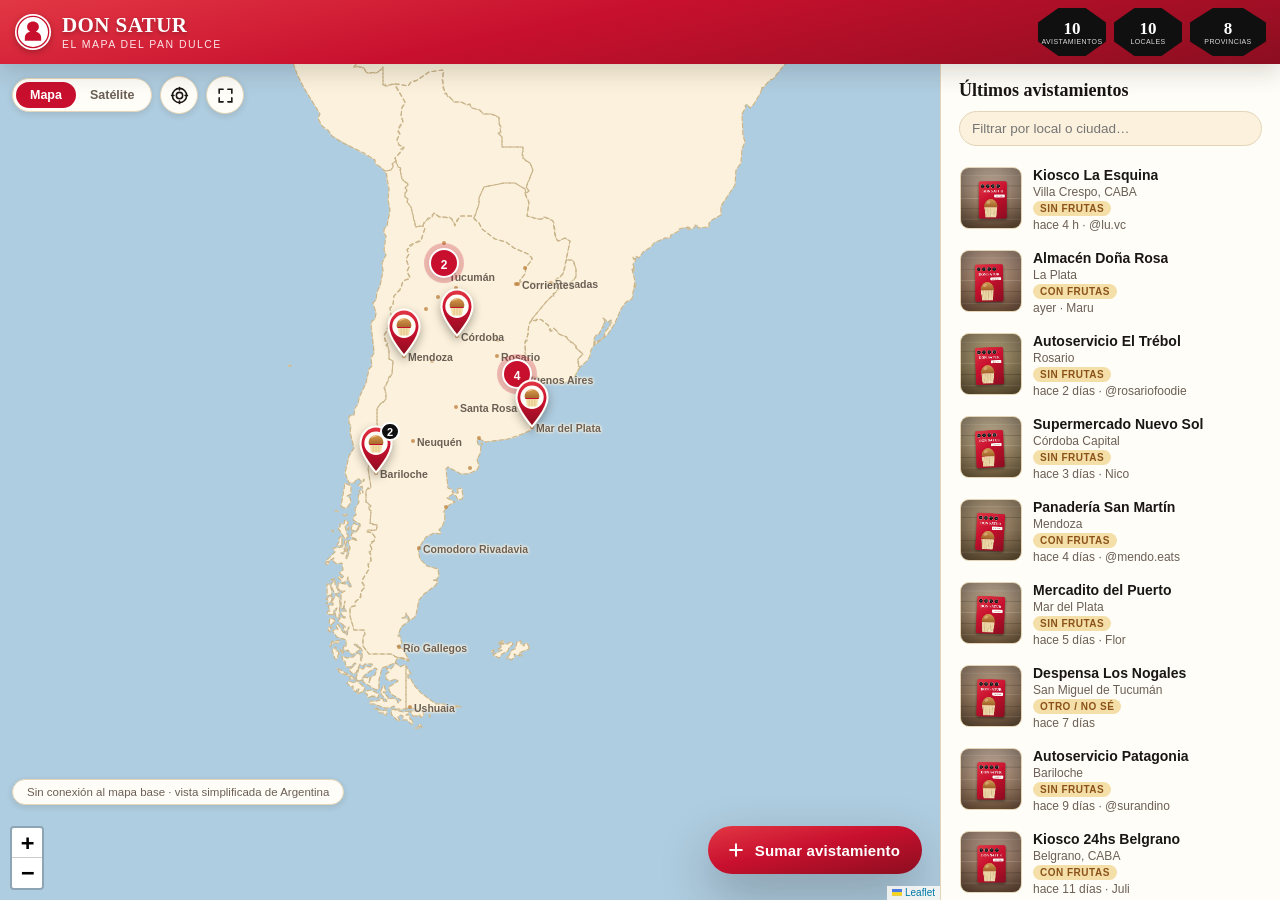
<file: pan-dulce/index.html>
<!doctype html>
<html lang="es-AR">
<head>
<meta charset="utf-8">
<meta name="viewport" content="width=device-width, initial-scale=1, viewport-fit=cover">
<title>Don Satur · El Mapa del Pan Dulce</title>
<meta name="description" content="¿Dónde encontraste el Pan Dulce Don Satur? Sacá la foto, marcá el local y sumalo al mapa colaborativo de Argentina.">
<meta name="theme-color" content="#C8102E">

<link rel="stylesheet" href="vendor/leaflet/leaflet.css">
<link rel="stylesheet" href="vendor/markercluster/MarkerCluster.css">
<link rel="stylesheet" href="vendor/markercluster/MarkerCluster.Default.css">
<link rel="stylesheet" href="css/tokens.css">
<link rel="stylesheet" href="css/style.css">
</head>
<body>

<!-- ══════════════════════════ HEADER ══════════════════════════ -->
<header class="hd ds-gradient-red">
  <div class="hd__brand">
    <svg class="hd__seal" viewBox="0 0 40 40" aria-hidden="true">
      <circle cx="20" cy="20" r="19" fill="#fff"/>
      <circle cx="20" cy="20" r="16.5" fill="none" stroke="var(--ds-red)" stroke-width="1.4"/>
      <path d="M20 9c3.6 0 6.2 2.4 6.2 5.6 0 2.3-1.3 4-3.2 4.9 3.4 1 5.6 3.4 5.6 6.4v3.3H11.4V26c0-3 2.2-5.4 5.6-6.4-1.9-.9-3.2-2.6-3.2-4.9C13.8 11.4 16.4 9 20 9Z" fill="var(--ds-red)"/>
    </svg>
    <div class="hd__words">
      <span class="hd__name">DON SATUR</span>
      <span class="hd__sub">El mapa del pan dulce</span>
    </div>
  </div>

  <!-- Guiño al packaging: sellos octagonales con las métricas vivas -->
  <div class="hd__seals" id="statSeals">
    <div class="seal"><b data-stat="sightings">0</b><span>Avistamientos</span></div>
    <div class="seal"><b data-stat="places">0</b><span>Locales</span></div>
    <div class="seal seal--wide"><b data-stat="provinces">0</b><span>Provincias</span></div>
  </div>

  <button class="hd__menu" id="btnToggleFeed" aria-label="Ver listado">
    <span></span><span></span><span></span>
  </button>
</header>

<!-- ══════════════════════════ CUERPO ══════════════════════════ -->
<main class="layout">

  <!-- ── Mapa ── -->
  <section class="mapwrap">
    <div id="map" role="application" aria-label="Mapa de avistamientos de pan dulce en Argentina"></div>

    <div class="map__tools">
      <div class="segmented" id="layerSwitch"></div>
      <button class="iconbtn" id="btnLocateMe" title="Centrar en mi ubicación">
        <svg viewBox="0 0 24 24"><path d="M12 8a4 4 0 1 0 0 8 4 4 0 0 0 0-8Zm0-6v3m0 14v3M2 12h3m14 0h3" fill="none" stroke="currentColor" stroke-width="2" stroke-linecap="round"/><circle cx="12" cy="12" r="9" fill="none" stroke="currentColor" stroke-width="2"/></svg>
      </button>
      <button class="iconbtn" id="btnFitAll" title="Ver todo el país">
        <svg viewBox="0 0 24 24" fill="none" stroke="currentColor" stroke-width="2" stroke-linecap="round"><path d="M4 9V4h5M20 9V4h-5M4 15v5h5M20 15v5h-5"/></svg>
      </button>
    </div>

    <div class="map__hint" id="pickHint" hidden>
      <b>Tocá el mapa</b> para marcar dónde lo encontraste
      <button class="linkbtn" id="btnCancelPick">cancelar</button>
    </div>

    <p class="offlinebadge">Sin conexión al mapa base · vista simplificada de Argentina</p>

    <button class="fab" id="btnAdd">
      <svg viewBox="0 0 24 24" fill="none" stroke="currentColor" stroke-width="2.4" stroke-linecap="round"><path d="M12 5v14M5 12h14"/></svg>
      <span>Sumar avistamiento</span>
    </button>
  </section>

  <!-- ── Feed lateral ── -->
  <aside class="feed" id="feed">
    <div class="feed__head">
      <h2>Últimos avistamientos</h2>
      <button class="linkbtn" id="btnCloseFeed">cerrar</button>
    </div>
    <div class="feed__search">
      <input type="search" id="feedFilter" placeholder="Filtrar por local o ciudad…" autocomplete="off">
    </div>
    <ul class="feed__list" id="feedList"></ul>
    <p class="feed__empty" id="feedEmpty">
      Todavía no hay avistamientos.<br>Sé la primera persona en pinear uno 🍞
    </p>
  </aside>
</main>

<!-- ═══════════════════ MODAL: nuevo avistamiento ═══════════════════ -->
<div class="sheet" id="addSheet" hidden>
  <div class="sheet__scrim" data-close></div>
  <div class="sheet__panel" role="dialog" aria-modal="true" aria-labelledby="addTitle">

    <div class="sheet__head">
      <h2 id="addTitle">Sumar avistamiento</h2>
      <button class="closebtn" data-close aria-label="Cerrar">&times;</button>
    </div>

    <ol class="steps" id="steps">
      <li class="is-active" data-step="1"><i>1</i> Foto</li>
      <li data-step="2"><i>2</i> Lugar</li>
      <li data-step="3"><i>3</i> Detalle</li>
    </ol>

    <div class="sheet__body">

      <!-- ── Paso 1 · Foto ── -->
      <section class="step" data-panel="1">
        <div class="cam" id="camStage" hidden>
          <video id="camVideo" playsinline muted autoplay></video>
          <div class="cam__bar">
            <button class="ghostbtn" id="btnCamCancel">Cancelar</button>
            <button class="shutter" id="btnShutter" aria-label="Sacar foto"></button>
            <button class="ghostbtn" id="btnCamFlip">Girar</button>
          </div>
        </div>

        <div class="pickers" id="photoPickers">
          <button class="picker" id="btnOpenCam">
            <svg viewBox="0 0 24 24" fill="none" stroke="currentColor" stroke-width="1.8"><path d="M3 8.5A2.5 2.5 0 0 1 5.5 6h1.7l1.2-2h6.2l1.2 2h1.7A2.5 2.5 0 0 1 20 8.5v8A2.5 2.5 0 0 1 17.5 19h-11A2.5 2.5 0 0 1 4 16.5Z" transform="translate(0 -1)"/><circle cx="12" cy="12.5" r="3.6"/></svg>
            <b>Sacar foto</b><span>Usá la cámara</span>
          </button>
          <button class="picker" id="btnOpenFiles">
            <svg viewBox="0 0 24 24" fill="none" stroke="currentColor" stroke-width="1.8"><path d="M4 16.5V6a2 2 0 0 1 2-2h12a2 2 0 0 1 2 2v12a2 2 0 0 1-2 2H6a2 2 0 0 1-2-2Z"/><path d="m5 17 4.6-4.6a1.5 1.5 0 0 1 2.1 0L16 16.7M14.5 15l1.6-1.6a1.5 1.5 0 0 1 2.1 0L20 15.2"/><circle cx="9" cy="9" r="1.4"/></svg>
            <b>Subir del celu</b><span>Elegí una imagen</span>
          </button>
        </div>
        <input type="file" id="fileInput" accept="image/*" multiple hidden>

        <div class="thumbs" id="thumbs"></div>
        <p class="hint" id="photoHint">Hasta 4 fotos. Se comprimen antes de guardarse.</p>
      </section>

      <!-- ── Paso 2 · Lugar ── -->
      <section class="step" data-panel="2" hidden>
        <div class="locrow">
          <button class="locbtn" id="btnGps">
            <svg viewBox="0 0 24 24" fill="none" stroke="currentColor" stroke-width="1.9"><circle cx="12" cy="12" r="8.2"/><circle cx="12" cy="12" r="2.6" fill="currentColor" stroke="none"/><path d="M12 1.6v2.6M12 19.8v2.6M1.6 12h2.6M19.8 12h2.6" stroke-linecap="round"/></svg>
            Usar mi ubicación
          </button>
          <button class="locbtn" id="btnPickOnMap">
            <svg viewBox="0 0 24 24" fill="none" stroke="currentColor" stroke-width="1.9"><path d="M12 21s7-6.1 7-11a7 7 0 1 0-14 0c0 4.9 7 11 7 11Z"/><circle cx="12" cy="10" r="2.6"/></svg>
            Marcar en el mapa
          </button>
        </div>

        <div class="field">
          <label for="searchInput">Buscar dirección o local</label>
          <input type="search" id="searchInput" placeholder="Ej.: Av. Rivadavia 5000, CABA" autocomplete="off">
          <ul class="results" id="searchResults" hidden></ul>
          <p class="hint" id="searchHint" hidden></p>
        </div>

        <div class="picked" id="picked" hidden>
          <svg viewBox="0 0 24 24" fill="none" stroke="currentColor" stroke-width="1.9"><path d="M12 21s7-6.1 7-11a7 7 0 1 0-14 0c0 4.9 7 11 7 11Z"/><circle cx="12" cy="10" r="2.6"/></svg>
          <div>
            <b id="pickedLabel">—</b>
            <span id="pickedCoords"></span>
          </div>
        </div>

        <details class="manual">
          <summary>Cargar coordenadas a mano</summary>
          <div class="manual__row">
            <input type="text" id="latInput" placeholder="Latitud (-34.60)" inputmode="decimal">
            <input type="text" id="lngInput" placeholder="Longitud (-58.38)" inputmode="decimal">
            <button class="ghostbtn" id="btnManualCoords">Usar</button>
          </div>
        </details>
      </section>

      <!-- ── Paso 3 · Detalle ── -->
      <section class="step" data-panel="3" hidden>
        <div class="field">
          <label for="placeInput">Nombre del local <em>*</em></label>
          <input type="text" id="placeInput" placeholder="Ej.: Kiosco La Esquina" maxlength="80">
        </div>
        <div class="field">
          <label for="cityInput">Ciudad / barrio</label>
          <input type="text" id="cityInput" placeholder="Ej.: Villa Crespo, CABA" maxlength="80">
        </div>
        <div class="field">
          <label>Variante</label>
          <div class="chips" id="variantChips"></div>
        </div>
        <div class="field">
          <label for="noteInput">Comentario</label>
          <textarea id="noteInput" rows="3" maxlength="240" placeholder="¿Cuánto salía? ¿Quedaban muchos?"></textarea>
        </div>
        <div class="field">
          <label for="authorInput">Tu nombre o @usuario</label>
          <input type="text" id="authorInput" placeholder="Opcional" maxlength="40">
        </div>
      </section>
    </div>

    <div class="sheet__foot">
      <button class="ghostbtn" id="btnBack" hidden>Atrás</button>
      <span class="grow"></span>
      <button class="cta" id="btnNext" disabled>Siguiente</button>
    </div>
  </div>
</div>

<!-- ═══════════════════ MODAL: galería del pin ═══════════════════ -->
<div class="sheet sheet--gallery" id="gallerySheet" hidden>
  <div class="sheet__scrim" data-close></div>
  <div class="sheet__panel" role="dialog" aria-modal="true" aria-labelledby="galTitle">
    <div class="sheet__head">
      <div>
        <h2 id="galTitle">—</h2>
        <p class="sheet__meta" id="galMeta"></p>
      </div>
      <button class="closebtn" data-close aria-label="Cerrar">&times;</button>
    </div>
    <div class="gal" id="gal"></div>
  </div>
</div>

<!-- ═══════════════════ Visor de foto ═══════════════════ -->
<div class="lightbox" id="lightbox" hidden>
  <button class="lightbox__close" data-close aria-label="Cerrar">&times;</button>
  <button class="lightbox__nav lightbox__nav--prev" id="lbPrev" aria-label="Anterior">&#8249;</button>
  <img id="lbImg" alt="">
  <button class="lightbox__nav lightbox__nav--next" id="lbNext" aria-label="Siguiente">&#8250;</button>
  <p class="lightbox__cap" id="lbCap"></p>
</div>

<div class="toaster" id="toaster"></div>

<script src="vendor/leaflet/leaflet.js"></script>
<script src="vendor/markercluster/leaflet.markercluster.js"></script>
<script src="js/config.js"></script>
<script src="js/utils.js"></script>
<script src="js/store.js"></script>
<script src="js/geo.js"></script>
<script src="js/camera.js"></script>
<script src="js/mapview.js"></script>
<script src="js/demo.js"></script>
<script src="js/app.js"></script>
</body>
</html>
</file>
<file: pan-dulce/vendor/leaflet/leaflet.css>
/* required styles */

.leaflet-pane,
.leaflet-tile,
.leaflet-marker-icon,
.leaflet-marker-shadow,
.leaflet-tile-container,
.leaflet-pane > svg,
.leaflet-pane > canvas,
.leaflet-zoom-box,
.leaflet-image-layer,
.leaflet-layer {
	position: absolute;
	left: 0;
	top: 0;
	}
.leaflet-container {
	overflow: hidden;
	}
.leaflet-tile,
.leaflet-marker-icon,
.leaflet-marker-shadow {
	-webkit-user-select: none;
	   -moz-user-select: none;
	        user-select: none;
	  -webkit-user-drag: none;
	}
/* Prevents IE11 from highlighting tiles in blue */
.leaflet-tile::selection {
	background: transparent;
}
/* Safari renders non-retina tile on retina better with this, but Chrome is worse */
.leaflet-safari .leaflet-tile {
	image-rendering: -webkit-optimize-contrast;
	}
/* hack that prevents hw layers "stretching" when loading new tiles */
.leaflet-safari .leaflet-tile-container {
	width: 1600px;
	height: 1600px;
	-webkit-transform-origin: 0 0;
	}
.leaflet-marker-icon,
.leaflet-marker-shadow {
	display: block;
	}
/* .leaflet-container svg: reset svg max-width decleration shipped in Joomla! (joomla.org) 3.x */
/* .leaflet-container img: map is broken in FF if you have max-width: 100% on tiles */
.leaflet-container .leaflet-overlay-pane svg {
	max-width: none !important;
	max-height: none !important;
	}
.leaflet-container .leaflet-marker-pane img,
.leaflet-container .leaflet-shadow-pane img,
.leaflet-container .leaflet-tile-pane img,
.leaflet-container img.leaflet-image-layer,
.leaflet-container .leaflet-tile {
	max-width: none !important;
	max-height: none !important;
	width: auto;
	padding: 0;
	}

.leaflet-container img.leaflet-tile {
	/* See: https://bugs.chromium.org/p/chromium/issues/detail?id=600120 */
	mix-blend-mode: plus-lighter;
}

.leaflet-container.leaflet-touch-zoom {
	-ms-touch-action: pan-x pan-y;
	touch-action: pan-x pan-y;
	}
.leaflet-container.leaflet-touch-drag {
	-ms-touch-action: pinch-zoom;
	/* Fallback for FF which doesn't support pinch-zoom */
	touch-action: none;
	touch-action: pinch-zoom;
}
.leaflet-container.leaflet-touch-drag.leaflet-touch-zoom {
	-ms-touch-action: none;
	touch-action: none;
}
.leaflet-container {
	-webkit-tap-highlight-color: transparent;
}
.leaflet-container a {
	-webkit-tap-highlight-color: rgba(51, 181, 229, 0.4);
}
.leaflet-tile {
	filter: inherit;
	visibility: hidden;
	}
.leaflet-tile-loaded {
	visibility: inherit;
	}
.leaflet-zoom-box {
	width: 0;
	height: 0;
	-moz-box-sizing: border-box;
	     box-sizing: border-box;
	z-index: 800;
	}
/* workaround for https://bugzilla.mozilla.org/show_bug.cgi?id=888319 */
.leaflet-overlay-pane svg {
	-moz-user-select: none;
	}

.leaflet-pane         { z-index: 400; }

.leaflet-tile-pane    { z-index: 200; }
.leaflet-overlay-pane { z-index: 400; }
.leaflet-shadow-pane  { z-index: 500; }
.leaflet-marker-pane  { z-index: 600; }
.leaflet-tooltip-pane   { z-index: 650; }
.leaflet-popup-pane   { z-index: 700; }

.leaflet-map-pane canvas { z-index: 100; }
.leaflet-map-pane svg    { z-index: 200; }

.leaflet-vml-shape {
	width: 1px;
	height: 1px;
	}
.lvml {
	behavior: url(#default#VML);
	display: inline-block;
	position: absolute;
	}


/* control positioning */

.leaflet-control {
	position: relative;
	z-index: 800;
	pointer-events: visiblePainted; /* IE 9-10 doesn't have auto */
	pointer-events: auto;
	}
.leaflet-top,
.leaflet-bottom {
	position: absolute;
	z-index: 1000;
	pointer-events: none;
	}
.leaflet-top {
	top: 0;
	}
.leaflet-right {
	right: 0;
	}
.leaflet-bottom {
	bottom: 0;
	}
.leaflet-left {
	left: 0;
	}
.leaflet-control {
	float: left;
	clear: both;
	}
.leaflet-right .leaflet-control {
	float: right;
	}
.leaflet-top .leaflet-control {
	margin-top: 10px;
	}
.leaflet-bottom .leaflet-control {
	margin-bottom: 10px;
	}
.leaflet-left .leaflet-control {
	margin-left: 10px;
	}
.leaflet-right .leaflet-control {
	margin-right: 10px;
	}


/* zoom and fade animations */

.leaflet-fade-anim .leaflet-popup {
	opacity: 0;
	-webkit-transition: opacity 0.2s linear;
	   -moz-transition: opacity 0.2s linear;
	        transition: opacity 0.2s linear;
	}
.leaflet-fade-anim .leaflet-map-pane .leaflet-popup {
	opacity: 1;
	}
.leaflet-zoom-animated {
	-webkit-transform-origin: 0 0;
	    -ms-transform-origin: 0 0;
	        transform-origin: 0 0;
	}
svg.leaflet-zoom-animated {
	will-change: transform;
}

.leaflet-zoom-anim .leaflet-zoom-animated {
	-webkit-transition: -webkit-transform 0.25s cubic-bezier(0,0,0.25,1);
	   -moz-transition:    -moz-transform 0.25s cubic-bezier(0,0,0.25,1);
	        transition:         transform 0.25s cubic-bezier(0,0,0.25,1);
	}
.leaflet-zoom-anim .leaflet-tile,
.leaflet-pan-anim .leaflet-tile {
	-webkit-transition: none;
	   -moz-transition: none;
	        transition: none;
	}

.leaflet-zoom-anim .leaflet-zoom-hide {
	visibility: hidden;
	}


/* cursors */

.leaflet-interactive {
	cursor: pointer;
	}
.leaflet-grab {
	cursor: -webkit-grab;
	cursor:    -moz-grab;
	cursor:         grab;
	}
.leaflet-crosshair,
.leaflet-crosshair .leaflet-interactive {
	cursor: crosshair;
	}
.leaflet-popup-pane,
.leaflet-control {
	cursor: auto;
	}
.leaflet-dragging .leaflet-grab,
.leaflet-dragging .leaflet-grab .leaflet-interactive,
.leaflet-dragging .leaflet-marker-draggable {
	cursor: move;
	cursor: -webkit-grabbing;
	cursor:    -moz-grabbing;
	cursor:         grabbing;
	}

/* marker & overlays interactivity */
.leaflet-marker-icon,
.leaflet-marker-shadow,
.leaflet-image-layer,
.leaflet-pane > svg path,
.leaflet-tile-container {
	pointer-events: none;
	}

.leaflet-marker-icon.leaflet-interactive,
.leaflet-image-layer.leaflet-interactive,
.leaflet-pane > svg path.leaflet-interactive,
svg.leaflet-image-layer.leaflet-interactive path {
	pointer-events: visiblePainted; /* IE 9-10 doesn't have auto */
	pointer-events: auto;
	}

/* visual tweaks */

.leaflet-container {
	background: #ddd;
	outline-offset: 1px;
	}
.leaflet-container a {
	color: #0078A8;
	}
.leaflet-zoom-box {
	border: 2px dotted #38f;
	background: rgba(255,255,255,0.5);
	}


/* general typography */
.leaflet-container {
	font-family: "Helvetica Neue", Arial, Helvetica, sans-serif;
	font-size: 12px;
	font-size: 0.75rem;
	line-height: 1.5;
	}


/* general toolbar styles */

.leaflet-bar {
	box-shadow: 0 1px 5px rgba(0,0,0,0.65);
	border-radius: 4px;
	}
.leaflet-bar a {
	background-color: #fff;
	border-bottom: 1px solid #ccc;
	width: 26px;
	height: 26px;
	line-height: 26px;
	display: block;
	text-align: center;
	text-decoration: none;
	color: black;
	}
.leaflet-bar a,
.leaflet-control-layers-toggle {
	background-position: 50% 50%;
	background-repeat: no-repeat;
	display: block;
	}
.leaflet-bar a:hover,
.leaflet-bar a:focus {
	background-color: #f4f4f4;
	}
.leaflet-bar a:first-child {
	border-top-left-radius: 4px;
	border-top-right-radius: 4px;
	}
.leaflet-bar a:last-child {
	border-bottom-left-radius: 4px;
	border-bottom-right-radius: 4px;
	border-bottom: none;
	}
.leaflet-bar a.leaflet-disabled {
	cursor: default;
	background-color: #f4f4f4;
	color: #bbb;
	}

.leaflet-touch .leaflet-bar a {
	width: 30px;
	height: 30px;
	line-height: 30px;
	}
.leaflet-touch .leaflet-bar a:first-child {
	border-top-left-radius: 2px;
	border-top-right-radius: 2px;
	}
.leaflet-touch .leaflet-bar a:last-child {
	border-bottom-left-radius: 2px;
	border-bottom-right-radius: 2px;
	}

/* zoom control */

.leaflet-control-zoom-in,
.leaflet-control-zoom-out {
	font: bold 18px 'Lucida Console', Monaco, monospace;
	text-indent: 1px;
	}

.leaflet-touch .leaflet-control-zoom-in, .leaflet-touch .leaflet-control-zoom-out  {
	font-size: 22px;
	}


/* layers control */

.leaflet-control-layers {
	box-shadow: 0 1px 5px rgba(0,0,0,0.4);
	background: #fff;
	border-radius: 5px;
	}
.leaflet-control-layers-toggle {
	background-image: url(images/layers.png);
	width: 36px;
	height: 36px;
	}
.leaflet-retina .leaflet-control-layers-toggle {
	background-image: url(images/layers-2x.png);
	background-size: 26px 26px;
	}
.leaflet-touch .leaflet-control-layers-toggle {
	width: 44px;
	height: 44px;
	}
.leaflet-control-layers .leaflet-control-layers-list,
.leaflet-control-layers-expanded .leaflet-control-layers-toggle {
	display: none;
	}
.leaflet-control-layers-expanded .leaflet-control-layers-list {
	display: block;
	position: relative;
	}
.leaflet-control-layers-expanded {
	padding: 6px 10px 6px 6px;
	color: #333;
	background: #fff;
	}
.leaflet-control-layers-scrollbar {
	overflow-y: scroll;
	overflow-x: hidden;
	padding-right: 5px;
	}
.leaflet-control-layers-selector {
	margin-top: 2px;
	position: relative;
	top: 1px;
	}
.leaflet-control-layers label {
	display: block;
	font-size: 13px;
	font-size: 1.08333em;
	}
.leaflet-control-layers-separator {
	height: 0;
	border-top: 1px solid #ddd;
	margin: 5px -10px 5px -6px;
	}

/* Default icon URLs */
.leaflet-default-icon-path { /* used only in path-guessing heuristic, see L.Icon.Default */
	background-image: url(images/marker-icon.png);
	}


/* attribution and scale controls */

.leaflet-container .leaflet-control-attribution {
	background: #fff;
	background: rgba(255, 255, 255, 0.8);
	margin: 0;
	}
.leaflet-control-attribution,
.leaflet-control-scale-line {
	padding: 0 5px;
	color: #333;
	line-height: 1.4;
	}
.leaflet-control-attribution a {
	text-decoration: none;
	}
.leaflet-control-attribution a:hover,
.leaflet-control-attribution a:focus {
	text-decoration: underline;
	}
.leaflet-attribution-flag {
	display: inline !important;
	vertical-align: baseline !important;
	width: 1em;
	height: 0.6669em;
	}
.leaflet-left .leaflet-control-scale {
	margin-left: 5px;
	}
.leaflet-bottom .leaflet-control-scale {
	margin-bottom: 5px;
	}
.leaflet-control-scale-line {
	border: 2px solid #777;
	border-top: none;
	line-height: 1.1;
	padding: 2px 5px 1px;
	white-space: nowrap;
	-moz-box-sizing: border-box;
	     box-sizing: border-box;
	background: rgba(255, 255, 255, 0.8);
	text-shadow: 1px 1px #fff;
	}
.leaflet-control-scale-line:not(:first-child) {
	border-top: 2px solid #777;
	border-bottom: none;
	margin-top: -2px;
	}
.leaflet-control-scale-line:not(:first-child):not(:last-child) {
	border-bottom: 2px solid #777;
	}

.leaflet-touch .leaflet-control-attribution,
.leaflet-touch .leaflet-control-layers,
.leaflet-touch .leaflet-bar {
	box-shadow: none;
	}
.leaflet-touch .leaflet-control-layers,
.leaflet-touch .leaflet-bar {
	border: 2px solid rgba(0,0,0,0.2);
	background-clip: padding-box;
	}


/* popup */

.leaflet-popup {
	position: absolute;
	text-align: center;
	margin-bottom: 20px;
	}
.leaflet-popup-content-wrapper {
	padding: 1px;
	text-align: left;
	border-radius: 12px;
	}
.leaflet-popup-content {
	margin: 13px 24px 13px 20px;
	line-height: 1.3;
	font-size: 13px;
	font-size: 1.08333em;
	min-height: 1px;
	}
.leaflet-popup-content p {
	margin: 17px 0;
	margin: 1.3em 0;
	}
.leaflet-popup-tip-container {
	width: 40px;
	height: 20px;
	position: absolute;
	left: 50%;
	margin-top: -1px;
	margin-left: -20px;
	overflow: hidden;
	pointer-events: none;
	}
.leaflet-popup-tip {
	width: 17px;
	height: 17px;
	padding: 1px;

	margin: -10px auto 0;
	pointer-events: auto;

	-webkit-transform: rotate(45deg);
	   -moz-transform: rotate(45deg);
	    -ms-transform: rotate(45deg);
	        transform: rotate(45deg);
	}
.leaflet-popup-content-wrapper,
.leaflet-popup-tip {
	background: white;
	color: #333;
	box-shadow: 0 3px 14px rgba(0,0,0,0.4);
	}
.leaflet-container a.leaflet-popup-close-button {
	position: absolute;
	top: 0;
	right: 0;
	border: none;
	text-align: center;
	width: 24px;
	height: 24px;
	font: 16px/24px Tahoma, Verdana, sans-serif;
	color: #757575;
	text-decoration: none;
	background: transparent;
	}
.leaflet-container a.leaflet-popup-close-button:hover,
.leaflet-container a.leaflet-popup-close-button:focus {
	color: #585858;
	}
.leaflet-popup-scrolled {
	overflow: auto;
	}

.leaflet-oldie .leaflet-popup-content-wrapper {
	-ms-zoom: 1;
	}
.leaflet-oldie .leaflet-popup-tip {
	width: 24px;
	margin: 0 auto;

	-ms-filter: "progid:DXImageTransform.Microsoft.Matrix(M11=0.70710678, M12=0.70710678, M21=-0.70710678, M22=0.70710678)";
	filter: progid:DXImageTransform.Microsoft.Matrix(M11=0.70710678, M12=0.70710678, M21=-0.70710678, M22=0.70710678);
	}

.leaflet-oldie .leaflet-control-zoom,
.leaflet-oldie .leaflet-control-layers,
.leaflet-oldie .leaflet-popup-content-wrapper,
.leaflet-oldie .leaflet-popup-tip {
	border: 1px solid #999;
	}


/* div icon */

.leaflet-div-icon {
	background: #fff;
	border: 1px solid #666;
	}


/* Tooltip */
/* Base styles for the element that has a tooltip */
.leaflet-tooltip {
	position: absolute;
	padding: 6px;
	background-color: #fff;
	border: 1px solid #fff;
	border-radius: 3px;
	color: #222;
	white-space: nowrap;
	-webkit-user-select: none;
	-moz-user-select: none;
	-ms-user-select: none;
	user-select: none;
	pointer-events: none;
	box-shadow: 0 1px 3px rgba(0,0,0,0.4);
	}
.leaflet-tooltip.leaflet-interactive {
	cursor: pointer;
	pointer-events: auto;
	}
.leaflet-tooltip-top:before,
.leaflet-tooltip-bottom:before,
.leaflet-tooltip-left:before,
.leaflet-tooltip-right:before {
	position: absolute;
	pointer-events: none;
	border: 6px solid transparent;
	background: transparent;
	content: "";
	}

/* Directions */

.leaflet-tooltip-bottom {
	margin-top: 6px;
}
.leaflet-tooltip-top {
	margin-top: -6px;
}
.leaflet-tooltip-bottom:before,
.leaflet-tooltip-top:before {
	left: 50%;
	margin-left: -6px;
	}
.leaflet-tooltip-top:before {
	bottom: 0;
	margin-bottom: -12px;
	border-top-color: #fff;
	}
.leaflet-tooltip-bottom:before {
	top: 0;
	margin-top: -12px;
	margin-left: -6px;
	border-bottom-color: #fff;
	}
.leaflet-tooltip-left {
	margin-left: -6px;
}
.leaflet-tooltip-right {
	margin-left: 6px;
}
.leaflet-tooltip-left:before,
.leaflet-tooltip-right:before {
	top: 50%;
	margin-top: -6px;
	}
.leaflet-tooltip-left:before {
	right: 0;
	margin-right: -12px;
	border-left-color: #fff;
	}
.leaflet-tooltip-right:before {
	left: 0;
	margin-left: -12px;
	border-right-color: #fff;
	}

/* Printing */

@media print {
	/* Prevent printers from removing background-images of controls. */
	.leaflet-control {
		-webkit-print-color-adjust: exact;
		print-color-adjust: exact;
		}
	}
</file>
<file: pan-dulce/vendor/markercluster/MarkerCluster.css>
.leaflet-cluster-anim .leaflet-marker-icon, .leaflet-cluster-anim .leaflet-marker-shadow {
	-webkit-transition: -webkit-transform 0.3s ease-out, opacity 0.3s ease-in;
	-moz-transition: -moz-transform 0.3s ease-out, opacity 0.3s ease-in;
	-o-transition: -o-transform 0.3s ease-out, opacity 0.3s ease-in;
	transition: transform 0.3s ease-out, opacity 0.3s ease-in;
}

.leaflet-cluster-spider-leg {
	/* stroke-dashoffset (duration and function) should match with leaflet-marker-icon transform in order to track it exactly */
	-webkit-transition: -webkit-stroke-dashoffset 0.3s ease-out, -webkit-stroke-opacity 0.3s ease-in;
	-moz-transition: -moz-stroke-dashoffset 0.3s ease-out, -moz-stroke-opacity 0.3s ease-in;
	-o-transition: -o-stroke-dashoffset 0.3s ease-out, -o-stroke-opacity 0.3s ease-in;
	transition: stroke-dashoffset 0.3s ease-out, stroke-opacity 0.3s ease-in;
}
</file>
<file: pan-dulce/vendor/markercluster/MarkerCluster.Default.css>
.marker-cluster-small {
	background-color: rgba(181, 226, 140, 0.6);
	}
.marker-cluster-small div {
	background-color: rgba(110, 204, 57, 0.6);
	}

.marker-cluster-medium {
	background-color: rgba(241, 211, 87, 0.6);
	}
.marker-cluster-medium div {
	background-color: rgba(240, 194, 12, 0.6);
	}

.marker-cluster-large {
	background-color: rgba(253, 156, 115, 0.6);
	}
.marker-cluster-large div {
	background-color: rgba(241, 128, 23, 0.6);
	}

	/* IE 6-8 fallback colors */
.leaflet-oldie .marker-cluster-small {
	background-color: rgb(181, 226, 140);
	}
.leaflet-oldie .marker-cluster-small div {
	background-color: rgb(110, 204, 57);
	}

.leaflet-oldie .marker-cluster-medium {
	background-color: rgb(241, 211, 87);
	}
.leaflet-oldie .marker-cluster-medium div {
	background-color: rgb(240, 194, 12);
	}

.leaflet-oldie .marker-cluster-large {
	background-color: rgb(253, 156, 115);
	}
.leaflet-oldie .marker-cluster-large div {
	background-color: rgb(241, 128, 23);
}

.marker-cluster {
	background-clip: padding-box;
	border-radius: 20px;
	}
.marker-cluster div {
	width: 30px;
	height: 30px;
	margin-left: 5px;
	margin-top: 5px;

	text-align: center;
	border-radius: 15px;
	font: 12px "Helvetica Neue", Arial, Helvetica, sans-serif;
	}
.marker-cluster span {
	line-height: 30px;
	}
</file>
<file: pan-dulce/css/tokens.css>
/* ============================================================
   Don Satur · Tokens de marca
   ------------------------------------------------------------
   ESTE ES EL ÚNICO ARCHIVO QUE HAY QUE TOCAR cuando llegue el
   manual de marca oficial. Todo el sitio lee de acá.
   ============================================================ */

:root {
  /* --- Paleta (tomada del packaging del pan dulce sin frutas) --- */
  --ds-red:          #C8102E;  /* rojo principal de la bolsa      */
  --ds-red-dark:     #8C0E20;  /* sombra del degradé              */
  --ds-red-light:    #E23744;  /* brillo / hover                  */
  --ds-crust:        #B9762E;  /* corteza del pan                 */
  --ds-crust-dark:   #8A5219;
  --ds-crumb:        #F5DFA8;  /* miga                            */
  --ds-cream:        #FBF1DC;  /* fondo cálido                    */
  --ds-paper:        #FFFDF7;  /* superficies                     */
  --ds-ink:          #1A1614;  /* texto                           */
  --ds-ink-soft:     #6B5F55;
  --ds-seal:         #101010;  /* octágonos "EXCESO EN…"          */
  --ds-line:         #E4D5B7;

  /* --- Tipografía --- */
  /* El wordmark de Don Satur es una serif condensada en mayúsculas.
     Hasta tener la fuente oficial usamos stacks del sistema.        */
  --ds-font-display: "Bookman Old Style", "Playfair Display", Georgia,
                     "Times New Roman", serif;
  --ds-font-ui:      "Helvetica Neue", Helvetica, Arial, system-ui, sans-serif;

  --ds-track-display: 0.02em;
  --ds-track-caps:    0.14em;

  /* --- Formas --- */
  --ds-radius:    14px;
  --ds-radius-sm: 9px;
  --ds-radius-lg: 22px;

  /* --- Sombras --- */
  --ds-shadow-sm: 0 2px 6px rgba(26, 22, 20, .12);
  --ds-shadow:    0 8px 24px rgba(26, 22, 20, .16);
  --ds-shadow-lg: 0 20px 50px rgba(26, 22, 20, .28);

  /* --- Layout --- */
  --ds-header-h:  64px;
  --ds-sidebar-w: 340px;
}

/* Degradé del packaging: rojo intenso arriba, más oscuro abajo. */
.ds-gradient-red {
  background: linear-gradient(168deg, var(--ds-red-light) 0%, var(--ds-red) 42%, var(--ds-red-dark) 100%);
}
</file>
<file: pan-dulce/css/style.css>
/* ============================================================
   Don Satur · El Mapa del Pan Dulce
   ============================================================ */

*, *::before, *::after { box-sizing: border-box; }

/* `hidden` tiene que ganarle a los display:flex/grid de más abajo. */
[hidden] { display: none !important; }

html, body {
  height: 100%;
  margin: 0;
  font-family: var(--ds-font-ui);
  color: var(--ds-ink);
  background: var(--ds-cream);
  -webkit-text-size-adjust: 100%;
}

button, input, textarea, select { font: inherit; color: inherit; }
button { cursor: pointer; border: 0; background: none; }

/* OJO: nada de un `svg { width: 1em }` global — pisaría los atributos
   width/height que Leaflet le pone a su renderer y el mapa vectorial
   colapsa. Cada ícono declara su tamaño abajo. */

/* ══════════════════════ HEADER ══════════════════════ */

.hd {
  position: relative;
  z-index: 900;
  height: var(--ds-header-h);
  display: flex;
  align-items: center;
  gap: 16px;
  padding: 0 14px;
  color: #fff;
  box-shadow: var(--ds-shadow);
}

.hd__brand { display: flex; align-items: center; gap: 10px; min-width: 0; }
.hd__seal  { width: 38px; height: 38px; flex: none; filter: drop-shadow(0 2px 3px rgba(0,0,0,.25)); }
.hd__words { display: flex; flex-direction: column; line-height: 1; min-width: 0; }

.hd__name {
  font-family: var(--ds-font-display);
  font-weight: 700;
  font-size: 21px;
  letter-spacing: var(--ds-track-display);
  text-shadow: 0 2px 4px rgba(0,0,0,.28);
  white-space: nowrap;
}
.hd__sub {
  font-size: 10.5px;
  letter-spacing: var(--ds-track-caps);
  text-transform: uppercase;
  opacity: .88;
  margin-top: 3px;
  white-space: nowrap;
}

/* Sellos octagonales — el guiño al frente del paquete */
.hd__seals { display: flex; gap: 8px; margin-left: auto; }

.seal {
  --oct: polygon(30% 0, 70% 0, 100% 30%, 100% 70%, 70% 100%, 30% 100%, 0 70%, 0 30%);
  clip-path: var(--oct);
  background: var(--ds-seal);
  color: #fff;
  width: 68px; height: 48px;
  display: flex; flex-direction: column;
  align-items: center; justify-content: center;
  gap: 1px;
  text-align: center;
}
.seal--wide { width: 76px; }
.seal b {
  font-family: var(--ds-font-display);
  font-size: 17px;
  line-height: 1;
}
.seal span {
  font-size: 7px;
  letter-spacing: .06em;
  text-transform: uppercase;
  opacity: .85;
  padding: 0 4px;
}

.hd__menu {
  display: none;
  width: 40px; height: 40px;
  flex-direction: column; justify-content: center; gap: 5px;
  padding: 0 9px;
}
.hd__menu span { display: block; height: 2px; background: #fff; border-radius: 2px; }

/* ══════════════════════ LAYOUT ══════════════════════ */

.layout {
  display: flex;
  height: calc(100% - var(--ds-header-h));
}

.mapwrap { position: relative; flex: 1; min-width: 0; }
#map { position: absolute; inset: 0; background: #AFCDE0; }

/* ══════════════════════ MAPA · controles ══════════════════════ */

.map__tools {
  position: absolute;
  top: 12px; left: 12px;
  z-index: 620;
  display: flex; gap: 8px; align-items: center;
}

.segmented {
  display: flex;
  background: var(--ds-paper);
  border-radius: 999px;
  padding: 3px;
  box-shadow: var(--ds-shadow-sm);
  border: 1px solid var(--ds-line);
}
.segmented button {
  padding: 6px 14px;
  border-radius: 999px;
  font-size: 12.5px;
  font-weight: 600;
  color: var(--ds-ink-soft);
  white-space: nowrap;
}
.segmented button.is-on { background: var(--ds-red); color: #fff; }

.iconbtn {
  width: 38px; height: 38px;
  display: grid; place-items: center;
  border-radius: 50%;
  background: var(--ds-paper);
  color: var(--ds-ink);
  box-shadow: var(--ds-shadow-sm);
  border: 1px solid var(--ds-line);
}
.iconbtn svg { width: 19px; height: 19px; }
.iconbtn:hover { background: #fff; color: var(--ds-red); }
.iconbtn.is-busy { animation: pulse 1s infinite; }
@keyframes pulse { 50% { opacity: .45; } }

.map__hint {
  position: absolute;
  top: 12px; left: 50%; transform: translateX(-50%);
  z-index: 640;
  background: var(--ds-seal);
  color: #fff;
  padding: 9px 16px;
  border-radius: 999px;
  font-size: 13px;
  box-shadow: var(--ds-shadow);
  display: flex; gap: 10px; align-items: center;
  white-space: nowrap;
}

.fab {
  position: absolute;
  right: 18px; bottom: 26px;
  z-index: 630;
  display: flex; align-items: center; gap: 9px;
  padding: 14px 22px 14px 18px;
  border-radius: 999px;
  background: linear-gradient(168deg, var(--ds-red-light), var(--ds-red) 45%, var(--ds-red-dark));
  color: #fff;
  font-weight: 700;
  font-size: 15px;
  letter-spacing: .01em;
  box-shadow: var(--ds-shadow-lg);
  transition: transform .16s ease, box-shadow .16s ease;
}
.fab svg { width: 20px; height: 20px; }
.fab:hover { transform: translateY(-2px); }
.fab:active { transform: translateY(0) scale(.98); }

/* ══════════════════════ PIN de pan dulce ══════════════════════ */

.pdpin { transition: transform .18s cubic-bezier(.2,.9,.3,1.4); transform-origin: 50% 100%; }
.pdpin:hover { transform: scale(1.14) translateY(-2px); }
.pdpin svg { width: 100%; height: 100%; filter: drop-shadow(0 4px 5px rgba(26,22,20,.35)); }
.pdpin__count {
  position: absolute;
  top: -3px; right: -5px;
  min-width: 19px; height: 19px;
  padding: 0 5px;
  border-radius: 999px;
  background: var(--ds-seal);
  color: #fff;
  font-size: 11px; font-weight: 700;
  display: grid; place-items: center;
  border: 2px solid #fff;
}
.pdpin--ghost svg { opacity: .55; }
.pdpin--drop { animation: drop .45s cubic-bezier(.2,.9,.3,1.4); }
@keyframes drop {
  0%   { transform: translateY(-26px) scale(.6); opacity: 0; }
  100% { transform: translateY(0) scale(1); opacity: 1; }
}

/* Clusters con la estética del sello */
.marker-cluster-small, .marker-cluster-medium, .marker-cluster-large {
  background: rgba(200,16,46,.25);
}
.marker-cluster-small div, .marker-cluster-medium div, .marker-cluster-large div {
  background: var(--ds-red);
  color: #fff;
  font-family: var(--ds-font-ui);
  font-weight: 700;
  border: 2px solid #fff;
  box-shadow: var(--ds-shadow-sm);
}

/* Basemap vectorial (fallback sin tiles) */
.leaflet-container { background: #B8D5E6; font-family: var(--ds-font-ui); }
.leaflet-control-attribution { font-size: 10px; background: rgba(255,253,247,.82) !important; }
.citylabel {
  font-size: 10.5px;
  color: #6B5F55;
  text-shadow: 0 0 3px #FBF1DC, 0 0 3px #FBF1DC, 0 0 3px #FBF1DC;
  white-space: nowrap;
  pointer-events: none;
  font-weight: 600;
}
/* En la vista país sólo las ciudades principales, para que no se pisen. */
body[data-map-zoom="far"] .citylabel--r2 { display: none; }

/* Aviso cuando no hay tiles y queda el mapa vectorial. */
.offlinebadge { display: none; }
body.is-offline-map .offlinebadge {
  display: block;
  position: absolute;
  left: 12px; bottom: 84px;
  z-index: 620;
  background: var(--ds-paper);
  border: 1px solid var(--ds-line);
  border-radius: 999px;
  padding: 6px 14px;
  font-size: 11.5px;
  color: var(--ds-ink-soft);
  box-shadow: var(--ds-shadow-sm);
  max-width: 62vw;
}

/* ══════════════════════ FEED lateral ══════════════════════ */

.feed {
  width: var(--ds-sidebar-w);
  flex: none;
  background: var(--ds-paper);
  border-left: 1px solid var(--ds-line);
  display: flex; flex-direction: column;
  z-index: 700;
}

.feed__head {
  display: flex; align-items: baseline; gap: 10px;
  padding: 16px 18px 10px;
}
.feed__head h2 {
  margin: 0;
  font-family: var(--ds-font-display);
  font-size: 18px;
  font-weight: 700;
}
.feed__head .linkbtn { display: none; margin-left: auto; }

.feed__search { padding: 0 18px 12px; }
.feed__search input {
  width: 100%;
  padding: 9px 12px;
  border: 1px solid var(--ds-line);
  border-radius: 999px;
  background: var(--ds-cream);
  font-size: 13.5px;
}
.feed__search input:focus { outline: 2px solid var(--ds-red); outline-offset: 1px; }

.feed__list { list-style: none; margin: 0; padding: 0 10px 24px; overflow-y: auto; flex: 1; }

.fcard {
  display: flex; gap: 11px;
  padding: 9px;
  border-radius: var(--ds-radius);
  cursor: pointer;
  transition: background .13s;
}
.fcard:hover { background: var(--ds-cream); }
.fcard__img {
  width: 62px; height: 62px; flex: none;
  border-radius: var(--ds-radius-sm);
  object-fit: cover;
  background: var(--ds-crumb);
  border: 1px solid var(--ds-line);
}
.fcard__txt { min-width: 0; display: flex; flex-direction: column; gap: 2px; justify-content: center; }
.fcard__name {
  font-weight: 700; font-size: 14px;
  white-space: nowrap; overflow: hidden; text-overflow: ellipsis;
}
.fcard__city, .fcard__when { font-size: 12px; color: var(--ds-ink-soft); }
.fcard__tag {
  display: inline-block;
  align-self: flex-start;
  font-size: 10px; font-weight: 700;
  letter-spacing: .05em; text-transform: uppercase;
  padding: 2px 7px;
  border-radius: 999px;
  background: var(--ds-crumb);
  color: var(--ds-crust-dark);
}

.feed__empty {
  margin: auto; padding: 30px 26px;
  text-align: center;
  color: var(--ds-ink-soft);
  font-size: 13.5px; line-height: 1.65;
}

/* ══════════════════════ SHEET / modales ══════════════════════ */

.sheet { position: fixed; inset: 0; z-index: 1200; display: flex; }
.sheet__scrim {
  position: absolute; inset: 0;
  background: rgba(26,22,20,.55);
  backdrop-filter: blur(3px);
  animation: fade .2s ease;
}
@keyframes fade { from { opacity: 0; } }

.sheet__panel {
  position: relative;
  margin: auto;
  width: min(560px, calc(100% - 28px));
  max-height: min(88vh, 780px);
  background: var(--ds-paper);
  border-radius: var(--ds-radius-lg);
  box-shadow: var(--ds-shadow-lg);
  display: flex; flex-direction: column;
  overflow: hidden;
  animation: rise .26s cubic-bezier(.2,.9,.3,1.1);
}
@keyframes rise { from { transform: translateY(18px); opacity: 0; } }

.sheet__head {
  display: flex; align-items: flex-start; gap: 12px;
  padding: 18px 18px 12px;
  border-bottom: 1px solid var(--ds-line);
}
.sheet__head h2 {
  margin: 0;
  font-family: var(--ds-font-display);
  font-size: 20px; font-weight: 700;
}
.sheet__meta { margin: 4px 0 0; font-size: 12.5px; color: var(--ds-ink-soft); }
.closebtn {
  margin-left: auto;
  width: 34px; height: 34px; flex: none;
  border-radius: 50%;
  font-size: 24px; line-height: 1;
  color: var(--ds-ink-soft);
  background: var(--ds-cream);
}
.closebtn:hover { background: var(--ds-crumb); color: var(--ds-ink); }

.sheet__body { padding: 16px 18px 20px; overflow-y: auto; flex: 1; }

.sheet__foot {
  display: flex; align-items: center; gap: 10px;
  padding: 12px 18px;
  border-top: 1px solid var(--ds-line);
  background: var(--ds-cream);
}
.grow { flex: 1; }

/* Pasos */
.steps {
  display: flex; gap: 6px;
  list-style: none;
  margin: 0; padding: 12px 18px 0;
}
.steps li {
  flex: 1;
  display: flex; align-items: center; gap: 7px;
  font-size: 12px; font-weight: 600;
  color: var(--ds-ink-soft);
  padding-bottom: 9px;
  border-bottom: 3px solid var(--ds-line);
  transition: color .2s, border-color .2s;
}
.steps li i {
  width: 20px; height: 20px; flex: none;
  border-radius: 50%;
  background: var(--ds-line);
  color: var(--ds-paper);
  font-style: normal; font-size: 11px; font-weight: 700;
  display: grid; place-items: center;
}
.steps li.is-active { color: var(--ds-red); border-color: var(--ds-red); }
.steps li.is-active i { background: var(--ds-red); }
.steps li.is-done i { background: var(--ds-crust); }

/* Botones */
.cta {
  padding: 11px 26px;
  border-radius: 999px;
  background: linear-gradient(168deg, var(--ds-red-light), var(--ds-red) 45%, var(--ds-red-dark));
  color: #fff; font-weight: 700; font-size: 14.5px;
  box-shadow: var(--ds-shadow-sm);
}
.cta:disabled { background: var(--ds-line); color: #fff; box-shadow: none; cursor: not-allowed; }
.ghostbtn {
  padding: 10px 18px;
  border-radius: 999px;
  border: 1px solid var(--ds-line);
  background: var(--ds-paper);
  font-weight: 600; font-size: 14px;
  color: var(--ds-ink-soft);
}
.ghostbtn:hover { border-color: var(--ds-red); color: var(--ds-red); }
.linkbtn {
  color: inherit;
  font-size: 12.5px;
  text-decoration: underline;
  opacity: .8;
  padding: 0;
}

/* ══════════════════════ Paso 1 · foto ══════════════════════ */

.pickers { display: grid; grid-template-columns: 1fr 1fr; gap: 12px; }
.picker {
  display: flex; flex-direction: column; align-items: center; gap: 4px;
  padding: 22px 14px;
  border: 2px dashed var(--ds-line);
  border-radius: var(--ds-radius);
  background: var(--ds-cream);
  text-align: center;
  transition: border-color .15s, background .15s;
}
.picker:hover { border-color: var(--ds-red); background: #fff; }
.picker svg { width: 30px; height: 30px; color: var(--ds-red); margin-bottom: 4px; }
.picker b { font-size: 14.5px; }
.picker span { font-size: 12px; color: var(--ds-ink-soft); }

.cam { border-radius: var(--ds-radius); overflow: hidden; background: #000; position: relative; }
.cam video { width: 100%; display: block; max-height: 46vh; object-fit: cover; }
.cam__bar {
  display: flex; align-items: center; justify-content: space-between;
  padding: 12px 16px;
  background: #000;
}
.cam__bar .ghostbtn {
  background: transparent; border-color: rgba(255,255,255,.35); color: #fff;
  padding: 7px 14px; font-size: 13px;
}
.shutter {
  width: 58px; height: 58px;
  border-radius: 50%;
  background: #fff;
  border: 4px solid rgba(255,255,255,.4);
  box-shadow: 0 0 0 2px #000 inset;
}
.shutter:active { transform: scale(.92); }

.thumbs { display: flex; flex-wrap: wrap; gap: 9px; margin-top: 14px; }
.thumb { position: relative; width: 84px; height: 84px; }
.thumb img {
  width: 100%; height: 100%;
  object-fit: cover;
  border-radius: var(--ds-radius-sm);
  border: 1px solid var(--ds-line);
}
.thumb button {
  position: absolute; top: -6px; right: -6px;
  width: 22px; height: 22px;
  border-radius: 50%;
  background: var(--ds-seal); color: #fff;
  font-size: 15px; line-height: 1;
  display: grid; place-items: center;
  border: 2px solid var(--ds-paper);
}

.hint { font-size: 12px; color: var(--ds-ink-soft); margin: 12px 0 0; }
.hint--warn { color: var(--ds-red); }

/* ══════════════════════ Paso 2 · lugar ══════════════════════ */

.locrow { display: grid; grid-template-columns: 1fr 1fr; gap: 10px; margin-bottom: 16px; }
.locbtn {
  display: flex; align-items: center; justify-content: center; gap: 8px;
  padding: 13px 10px;
  border-radius: var(--ds-radius);
  background: var(--ds-cream);
  border: 1px solid var(--ds-line);
  font-weight: 600; font-size: 13.5px;
  text-align: center;
}
.locbtn svg { width: 18px; height: 18px; color: var(--ds-red); flex: none; }
.locbtn:hover { border-color: var(--ds-red); background: #fff; }
.locbtn.is-on { border-color: var(--ds-red); background: #fff; color: var(--ds-red); }

.field { margin-bottom: 15px; position: relative; }
.field label {
  display: block;
  font-size: 12px; font-weight: 700;
  letter-spacing: .04em; text-transform: uppercase;
  color: var(--ds-ink-soft);
  margin-bottom: 6px;
}
.field label em { color: var(--ds-red); font-style: normal; }
.field input, .field textarea {
  width: 100%;
  padding: 11px 13px;
  border: 1px solid var(--ds-line);
  border-radius: var(--ds-radius-sm);
  background: var(--ds-cream);
  font-size: 14.5px;
  resize: vertical;
}
.field input:focus, .field textarea:focus {
  outline: none; border-color: var(--ds-red); background: #fff;
  box-shadow: 0 0 0 3px rgba(200,16,46,.12);
}

.results {
  list-style: none; margin: 6px 0 0; padding: 5px;
  border: 1px solid var(--ds-line);
  border-radius: var(--ds-radius-sm);
  background: #fff;
  max-height: 190px; overflow-y: auto;
  box-shadow: var(--ds-shadow-sm);
}
.results li {
  padding: 9px 11px;
  border-radius: var(--ds-radius-sm);
  font-size: 13.5px;
  cursor: pointer;
  line-height: 1.35;
}
.results li:hover { background: var(--ds-cream); }
.results li b { display: block; }
.results li span { font-size: 12px; color: var(--ds-ink-soft); }

.picked {
  display: flex; align-items: center; gap: 11px;
  padding: 12px 14px;
  border-radius: var(--ds-radius);
  background: var(--ds-crumb);
  border: 1px solid var(--ds-crust);
  margin-bottom: 15px;
}
.picked svg { width: 22px; height: 22px; color: var(--ds-crust-dark); flex: none; }
.picked b { display: block; font-size: 14px; }
.picked span { font-size: 12px; color: var(--ds-crust-dark); font-variant-numeric: tabular-nums; }

.manual summary {
  font-size: 13px; color: var(--ds-ink-soft);
  cursor: pointer; padding: 6px 0;
}
.manual__row { display: flex; gap: 8px; margin-top: 8px; }
.manual__row input {
  flex: 1; min-width: 0;
  padding: 9px 11px;
  border: 1px solid var(--ds-line);
  border-radius: var(--ds-radius-sm);
  background: var(--ds-cream);
  font-size: 13.5px;
}

/* Chips de variante */
.chips { display: flex; gap: 8px; flex-wrap: wrap; }
.chip {
  padding: 8px 16px;
  border-radius: 999px;
  border: 1px solid var(--ds-line);
  background: var(--ds-cream);
  font-size: 13.5px; font-weight: 600;
  color: var(--ds-ink-soft);
}
.chip.is-on { background: var(--ds-red); border-color: var(--ds-red); color: #fff; }

/* ══════════════════════ Galería del pin ══════════════════════ */

.gal {
  display: grid;
  grid-template-columns: repeat(auto-fit, minmax(190px, 1fr));
  gap: 10px;
  padding: 16px 18px 22px;
  overflow-y: auto;
}
.galitem { border-radius: var(--ds-radius); overflow: hidden; background: var(--ds-cream); border: 1px solid var(--ds-line); }
.galitem img {
  width: 100%; aspect-ratio: 1;
  object-fit: cover; display: block;
  cursor: zoom-in;
  transition: transform .25s ease;
}
.galitem img:hover { transform: scale(1.04); }
.galitem__foot { padding: 8px 10px 10px; }
.galitem__foot b { font-size: 13px; display: block; }
.galitem__foot p { margin: 3px 0 0; font-size: 12px; color: var(--ds-ink-soft); line-height: 1.4; }
.galitem__foot small { font-size: 11px; color: var(--ds-crust-dark); }

/* ══════════════════════ Lightbox ══════════════════════ */

.lightbox {
  position: fixed; inset: 0; z-index: 1500;
  background: rgba(12,10,9,.93);
  display: flex; align-items: center; justify-content: center;
  animation: fade .18s ease;
}
.lightbox img { max-width: 92vw; max-height: 82vh; border-radius: 8px; box-shadow: var(--ds-shadow-lg); }
.lightbox__close {
  position: absolute; top: 16px; right: 20px;
  color: #fff; font-size: 34px; line-height: 1; opacity: .85;
}
.lightbox__nav {
  position: absolute; top: 50%; transform: translateY(-50%);
  width: 52px; height: 52px;
  border-radius: 50%;
  background: rgba(255,255,255,.12);
  color: #fff; font-size: 32px; line-height: 1;
}
.lightbox__nav:hover { background: rgba(255,255,255,.24); }
.lightbox__nav--prev { left: 16px; }
.lightbox__nav--next { right: 16px; }
.lightbox__cap {
  position: absolute; bottom: 22px; left: 0; right: 0;
  text-align: center; color: #fff; font-size: 13px; opacity: .85;
  margin: 0; padding: 0 60px;
}

/* ══════════════════════ Toasts ══════════════════════ */

.toaster {
  position: fixed;
  left: 50%; bottom: 26px; transform: translateX(-50%);
  z-index: 1800;
  display: flex; flex-direction: column; gap: 8px;
  align-items: center;
  pointer-events: none;
}
.toast {
  background: var(--ds-seal);
  color: #fff;
  padding: 11px 20px;
  border-radius: 999px;
  font-size: 13.5px;
  box-shadow: var(--ds-shadow);
  animation: rise .22s ease;
  max-width: 88vw;
}
.toast--ok  { background: var(--ds-crust-dark); }
.toast--err { background: var(--ds-red-dark); }

/* ══════════════════════ Responsive ══════════════════════ */

@media (max-width: 900px) {
  :root { --ds-header-h: 58px; }

  .hd__seals .seal:nth-child(3) { display: none; }
  .hd__menu  { display: flex; }
  .hd__seals { margin-left: auto; }

  .feed {
    position: fixed;
    top: var(--ds-header-h); right: 0; bottom: 0;
    width: min(360px, 88vw);
    transform: translateX(102%);
    transition: transform .26s cubic-bezier(.2,.9,.3,1.05);
    box-shadow: var(--ds-shadow-lg);
  }
  .feed.is-open { transform: none; }
  .feed__head .linkbtn { display: inline; }

  .fab { right: 14px; bottom: 18px; padding: 13px 20px; font-size: 14px; }
  .map__tools { top: 10px; left: 10px; }
}

@media (max-width: 560px) {
  .hd__sub { display: none; }
  .hd__name { font-size: 18px; }
  .seal { width: 64px; height: 44px; }
  .seal b { font-size: 15px; }
  .seal span { font-size: 6px; letter-spacing: .02em; padding: 0 2px; }

  .sheet__panel { width: 100%; max-height: 94vh; margin: auto 0 0; border-radius: var(--ds-radius-lg) var(--ds-radius-lg) 0 0; }
  .pickers, .locrow { grid-template-columns: 1fr; }
  .fab span { display: none; }
  .fab { padding: 16px; }
  .lightbox__nav { width: 42px; height: 42px; font-size: 26px; }
}

@media (prefers-reduced-motion: reduce) {
  *, *::before, *::after { animation-duration: .01ms !important; transition-duration: .01ms !important; }
}
</file>
